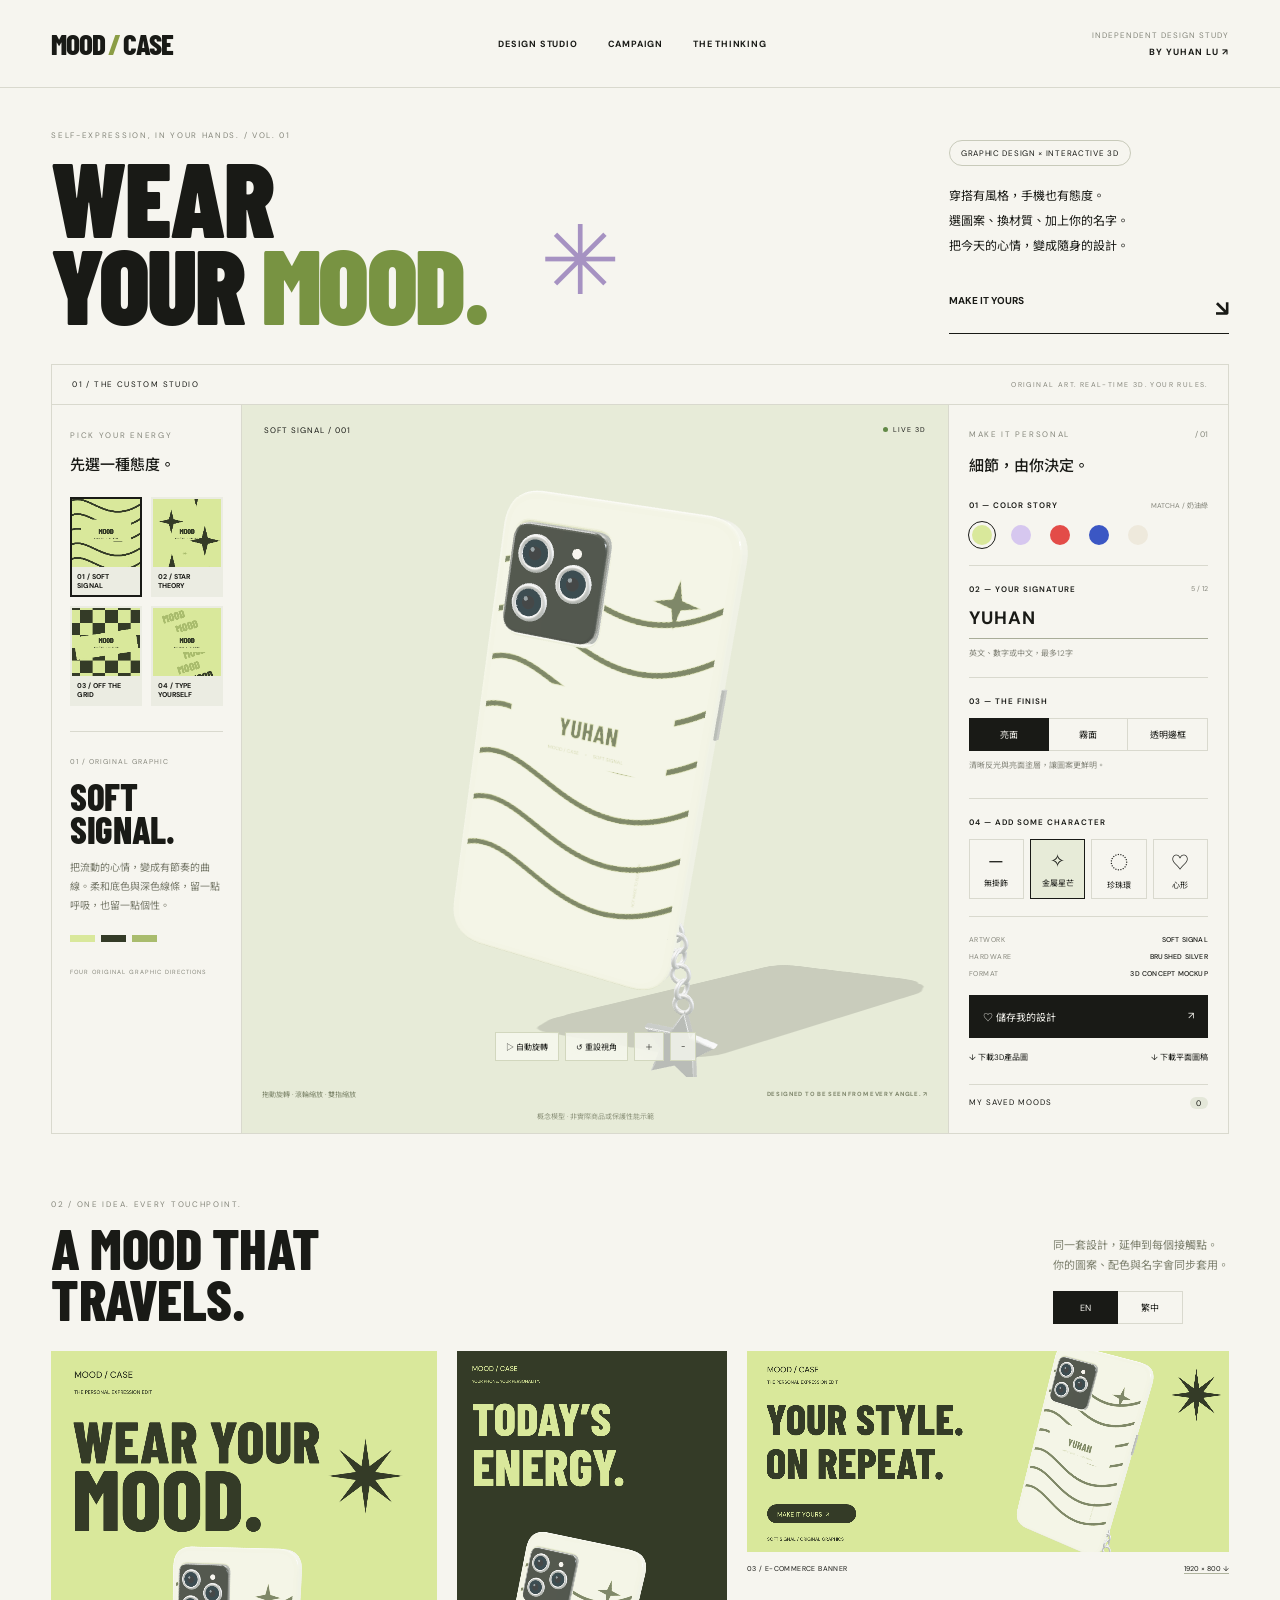
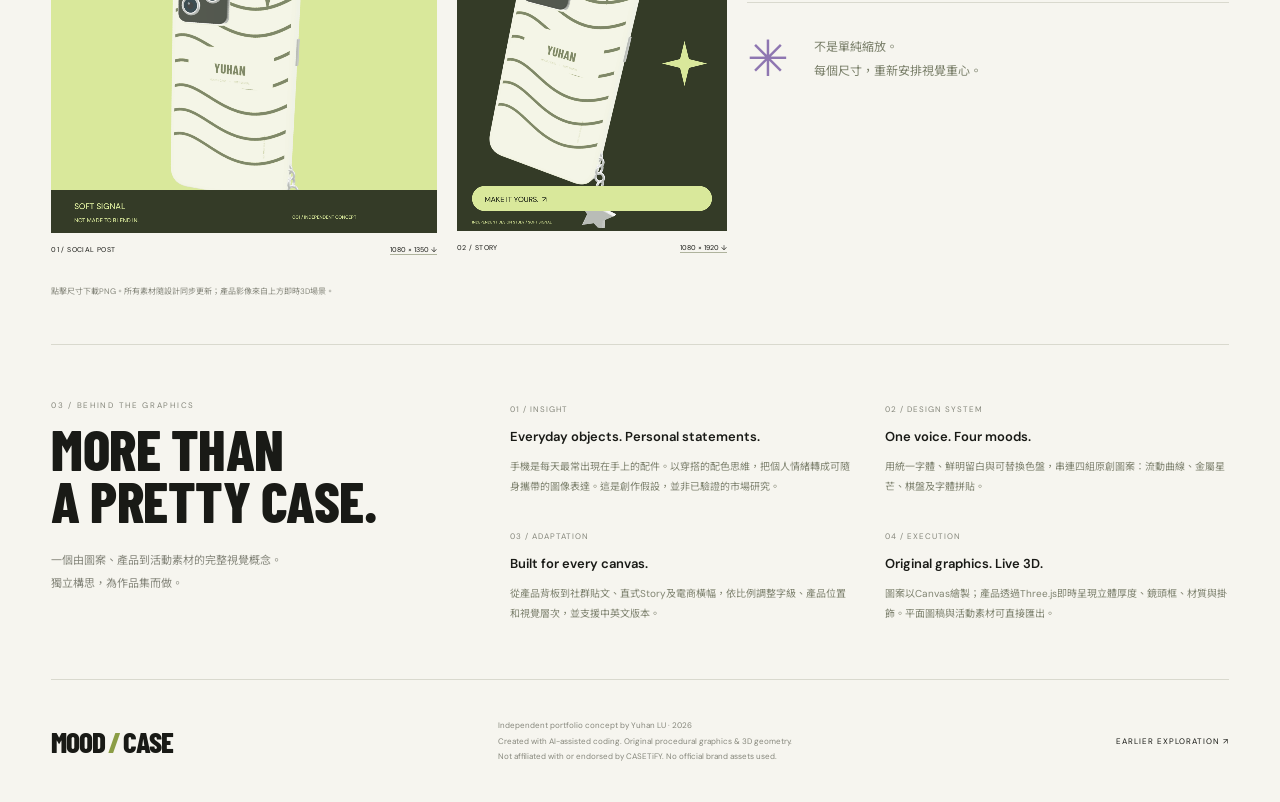
<file: index.html>
<!doctype html><html lang="zh-Hant"><head><meta charset="utf-8"><meta name="viewport" content="width=device-width,initial-scale=1"><title>MOOD / CASE — Wear your mood.</title><meta name="description" content="An independent graphic design concept by Yuhan LU. Original artwork, interactive 3D accessories and a multi-format campaign system."><link rel="stylesheet" href="case.css"></head><body>
<header><a class="wordmark" href="#">MOOD<span>/</span>CASE</a><nav><a href="#studio">DESIGN STUDIO</a><a href="#campaign">CAMPAIGN</a><a href="#process">THE THINKING</a></nav><span class="project-tag">INDEPENDENT DESIGN STUDY <b>BY YUHAN LU ↗</b></span></header>
<main><section class="hero"><div class="hero-left"><p class="eyebrow">SELF-EXPRESSION, IN YOUR HANDS. / VOL. 01</p><h1>WEAR<br>YOUR <span>MOOD.</span><i>✳</i></h1></div><div class="hero-right"><span class="mini-pill">GRAPHIC DESIGN × INTERACTIVE 3D</span><p>穿搭有風格，手機也有態度。<br>選圖案、換材質、加上你的名字。<br>把今天的心情，變成隨身的設計。</p><a href="#studio">MAKE IT YOURS <span>↘</span></a></div></section>
<section id="studio" class="studio"><div class="studio-heading"><span>01 / THE CUSTOM STUDIO</span><span>ORIGINAL ART. REAL-TIME 3D. YOUR RULES.</span></div><div class="studio-grid"><aside class="art-panel"><p class="eyebrow">PICK YOUR ENERGY</p><h2>先選一種態度。</h2><div id="artChoices" class="art-choices"></div><div class="art-description"><span id="artIndex">01 / SOFT SIGNAL</span><h3 id="artTitle">SOFT<br>SIGNAL.</h3><p id="artDesc"></p><div class="palette-dots" id="paletteDots"></div></div><span class="small-label">FOUR ORIGINAL GRAPHIC DIRECTIONS</span></aside>
<section class="viewer" id="viewer"><div class="viewer-top"><span id="collectionName">SOFT SIGNAL / 001</span><span class="live"><i></i> LIVE 3D</span></div><div id="canvasHost"><div id="loading">BUILDING YOUR MOOD<span>正在準備3D工作室…</span></div></div><div class="viewer-controls"><button id="rotateBtn" aria-pressed="true" title="開關自動旋轉">Ⅱ 暫停旋轉</button><button id="resetView" title="重設視角">↺ 重設視角</button><button id="zoomIn" aria-label="放大">＋</button><button id="zoomOut" aria-label="縮小">−</button></div><div class="viewer-bottom"><span>拖動旋轉 · 滾輪縮放 · 雙指縮放</span><b>DESIGNED TO BE SEEN FROM EVERY ANGLE. ↗</b></div><div class="material-note">概念模型 · 非實際商品或保護性能示範</div></section>
<aside class="custom-panel"><div class="panel-title"><span class="eyebrow">MAKE IT PERSONAL</span><span class="number">/ 01</span></div><h2>細節，由你決定。</h2><div class="control-section"><label>01 — COLOR STORY <span id="colorName">MATCHA / 奶油綠</span></label><div id="colors" class="colors"></div></div><div class="control-section"><label for="nameInput">02 — YOUR SIGNATURE <span id="nameCount">5 / 12</span></label><input id="nameInput" maxlength="12" value="YUHAN" placeholder="輸入你的名字" autocomplete="off"><span class="field-note">英文、數字或中文，最多12字</span></div><div class="control-section"><label>03 — THE FINISH</label><div id="finishes" class="segmented"></div><p id="finishNote" class="field-note"></p></div><div class="control-section"><label>04 — ADD SOME CHARACTER</label><div id="charms" class="charm-options"></div></div><div class="studio-spec"><div><span>ARTWORK</span><b id="artSpec">SOFT SIGNAL</b></div><div><span>HARDWARE</span><b>BRUSHED SILVER</b></div><div><span>FORMAT</span><b>3D CONCEPT MOCKUP</b></div></div><button class="button-dark" id="saveDesign">♡ 儲存我的設計 <span>↗</span></button><div class="download-row"><button id="downloadRender">↓ 下載3D產品圖</button><button id="downloadArt">↓ 下載平面圖稿</button></div><button class="saved-toggle" id="showSaved">MY SAVED MOODS <span id="savedCount">0</span></button></aside></div></section>
<section id="savedArea" class="saved-area" hidden><div class="section-heading"><h2>YOUR MOOD ARCHIVE.</h2><button id="closeSaved">關閉 ×</button></div><div id="savedCards" class="saved-cards"></div></section>
<section id="campaign" class="campaign"><div class="section-heading"><div><p class="eyebrow">02 / ONE IDEA. EVERY TOUCHPOINT.</p><h2>A MOOD THAT<br>TRAVELS.</h2></div><div class="section-note"><p>同一套設計，延伸到每個接觸點。<br>你的圖案、配色與名字會同步套用。</p><div id="languages" class="segmented"><button data-lang="en" class="active">EN</button><button data-lang="zh">繁中</button></div></div></div><div class="campaign-grid"><article class="campaign-card"><canvas id="poster" width="1080" height="1350" aria-label="社群貼文設計預覽"></canvas><div class="asset-label"><span>01 / SOCIAL POST</span><button data-export="poster">1080 × 1350 ↓</button></div></article><article class="campaign-card"><canvas id="story" width="1080" height="1920" aria-label="直式Story設計預覽"></canvas><div class="asset-label"><span>02 / STORY</span><button data-export="story">1080 × 1920 ↓</button></div></article><article class="campaign-card banner-card"><canvas id="banner" width="1920" height="800" aria-label="電商Banner設計預覽"></canvas><div class="asset-label"><span>03 / E-COMMERCE BANNER</span><button data-export="banner">1920 × 800 ↓</button></div><div class="campaign-caption"><span class="asterisk">✳</span><p>不是單純縮放。<br>每個尺寸，重新安排視覺重心。</p></div></article></div><p class="campaign-footnote">點擊尺寸下載PNG。所有素材隨設計同步更新；產品影像來自上方即時3D場景。</p></section>
<section id="process" class="process"><div class="process-intro"><p class="eyebrow">03 / BEHIND THE GRAPHICS</p><h2>MORE THAN<br>A PRETTY CASE.</h2><p>一個由圖案、產品到活動素材的完整視覺概念。<br>獨立構思，為作品集而做。</p></div><div class="process-steps"><article><span>01 / INSIGHT</span><h3>Everyday objects. Personal statements.</h3><p>手機是每天最常出現在手上的配件。以穿搭的配色思維，把個人情緒轉成可隨身攜帶的圖像表達。這是創作假設，並非已驗證的市場研究。</p></article><article><span>02 / DESIGN SYSTEM</span><h3>One voice. Four moods.</h3><p>用統一字體、鮮明留白與可替換色盤，串連四組原創圖案：流動曲線、金屬星芒、棋盤及字體拼貼。</p></article><article><span>03 / ADAPTATION</span><h3>Built for every canvas.</h3><p>從產品背板到社群貼文、直式Story及電商橫幅，依比例調整字級、產品位置和視覺層次，並支援中英文版本。</p></article><article><span>04 / EXECUTION</span><h3>Original graphics. Live 3D.</h3><p>圖案以Canvas繪製；產品透過Three.js即時呈現立體厚度、鏡頭框、材質與掛飾。平面圖稿與活動素材可直接匯出。</p></article></div></section>
<footer><a href="#" class="wordmark">MOOD<span>/</span>CASE</a><p>Independent portfolio concept by Yuhan LU · 2026<br>Created with AI-assisted coding. Original procedural graphics & 3D geometry.<br>Not affiliated with or endorsed by CASETiFY. No official brand assets used.</p><a href="archive/muse.html">EARLIER EXPLORATION ↗</a></footer></main><div id="toast" role="status"></div><script type="module" src="case.js"></script></body></html>
</file>
<file: case.css>
@import url('https://fonts.googleapis.com/css2?family=Barlow+Condensed:wght@600;700;800;900&family=DM+Sans:wght@400;500;600;700&family=Noto+Sans+TC:wght@400;500;600&display=swap');
:root{--paper:#f6f5ef;--ink:#191a16;--line:#d9d9ce;--accent:#d8ed80;--muted:#86877c}*{box-sizing:border-box}html{scroll-behavior:smooth;scroll-padding-top:30px}body{margin:0;background:var(--paper);color:var(--ink);font:12px 'DM Sans','Noto Sans TC',sans-serif}button,input{font:inherit;color:inherit}button,a{touch-action:manipulation}button{cursor:pointer}a{color:inherit}button:focus-visible,a:focus-visible,input:focus-visible{outline:2px solid #7451cc;outline-offset:4px}header{height:88px;display:flex;justify-content:space-between;align-items:center;padding:0 4%;border-bottom:1px solid var(--line);gap:24px}.wordmark{font:800 29px 'Barlow Condensed',Impact,sans-serif;letter-spacing:-1px;text-decoration:none;white-space:nowrap}.wordmark>span{color:#8b9d45;padding:0 3px}.wordmark .registered{font:10px sans-serif;vertical-align:top;color:var(--ink)}nav{display:flex;gap:30px}nav a{font-size:9px;font-weight:700;letter-spacing:.8px;text-decoration:none}.project-tag{text-align:right;font-size:8px;letter-spacing:1px;color:var(--muted)}.project-tag b{display:block;margin-top:6px;color:var(--ink);font-size:9px}main{max-width:1680px;margin:auto;padding:0 4%}.hero{display:flex;justify-content:space-between;align-items:center;padding:36px 0 30px}.eyebrow{font-size:8px;letter-spacing:1.7px;color:var(--muted);margin:0 0 13px}h1{font:900 clamp(72px,8.2vw,130px)/.83 'Barlow Condensed',Impact,sans-serif;letter-spacing:-2.5px;margin:0;position:relative}h1>span{color:#789342}h1 i{font:normal 96px sans-serif;position:absolute;right:-130px;bottom:10px;color:#a692c2}.hero-right{width:280px;margin-top:20px}.mini-pill{border:1px solid #c8caba;padding:7px 11px;border-radius:20px;font-size:8px;letter-spacing:.7px}.hero-right p{font-size:12px;line-height:2.1;margin:24px 0}.hero-right a{display:flex;justify-content:space-between;border-bottom:1px solid var(--ink);padding:10px 0;text-decoration:none;font-size:10px;font-weight:700}.hero-right a>span{font-size:22px}.studio{border:1px solid var(--line)}.studio-heading{height:40px;display:flex;align-items:center;justify-content:space-between;padding:0 20px;border-bottom:1px solid var(--line);font-size:8px;letter-spacing:1.4px}.studio-heading>span:last-child{color:var(--muted);font-size:7px}.studio-grid{display:grid;grid-template-columns:190px minmax(350px,1fr) 280px;min-height:625px}.art-panel{padding:25px 18px;border-right:1px solid var(--line)}h2{font-size:15px;font-weight:500;margin:0 0 22px}.art-choices{display:grid;grid-template-columns:1fr 1fr;gap:9px}.art-choice{padding:0;border:2px solid transparent;background:#ebece2;text-align:left}.art-choice.active{border-color:var(--ink)}.art-choice canvas{width:100%;display:block;aspect-ratio:1;object-fit:cover}.art-choice span{display:block;font-size:7px;font-weight:700;padding:5px}.art-description{margin:25px 0 20px;padding-top:20px;border-top:1px solid var(--line)}.art-description>span{font-size:7px;letter-spacing:1px;color:var(--muted)}.art-description h3{font:800 37px/.9 'Barlow Condensed',Impact,sans-serif;letter-spacing:-.4px;margin:12px 0}.art-description p{font-size:10px;color:#77796a;line-height:1.9}.palette-dots{display:flex;margin-top:20px;gap:6px}.palette-dots i{display:block;width:25px;height:7px}.small-label{font-size:6px;letter-spacing:1px;color:var(--muted)}.viewer{position:relative;background:#e7ebd8;display:flex;flex-direction:column;overflow:hidden;min-height:625px}.viewer-top{position:absolute;top:20px;left:22px;right:22px;display:flex;justify-content:space-between;font-size:8px;letter-spacing:1px;z-index:2;pointer-events:none}.live{display:flex;align-items:center;gap:5px;font-size:7px}.live i{display:block;width:5px;height:5px;background:#628947;border-radius:50%}#canvasHost{flex:1;width:100%;min-height:550px;position:relative;cursor:grab;touch-action:none}#canvasHost:active{cursor:grabbing}#canvasHost canvas{display:block;width:100%;height:100%;position:absolute;inset:0}#loading{position:absolute;inset:40% 10% auto;text-align:center;font:700 20px 'Barlow Condensed';letter-spacing:1px}#loading span{display:block;font:10px 'Noto Sans TC',sans-serif;letter-spacing:0;margin-top:15px;color:var(--muted)}.viewer-controls{display:flex;justify-content:center;gap:6px;position:absolute;bottom:72px;left:10px;right:10px}.viewer-controls button{background:#f8f9f0c9;border:1px solid #d2d7be;padding:8px 10px;font-size:8px;backdrop-filter:blur(12px)}.viewer-bottom{display:flex;align-items:center;justify-content:space-between;padding:12px 20px;font-size:7px;color:#7e866b;gap:12px}.viewer-bottom b{font-size:6px;letter-spacing:.7px}.material-note{text-align:center;font-size:7px;color:#90967e;padding:0 0 12px}.custom-panel{padding:24px 20px;border-left:1px solid var(--line)}.panel-title{display:flex;justify-content:space-between}.number{font-size:8px;color:var(--muted)}.custom-panel h2{margin:2px 0 24px}.control-section{border-bottom:1px solid var(--line);padding-bottom:17px;margin-bottom:18px}.control-section>label{font-size:8px;letter-spacing:1px;display:flex;justify-content:space-between;margin-bottom:12px;font-weight:600}.control-section>label>span{font-size:7px;letter-spacing:0;color:var(--muted);font-weight:400}.colors{display:flex;gap:13px}.color{border:3px solid var(--paper);outline:1px solid transparent;width:26px;height:26px;border-radius:50%}.color.active{outline-color:var(--ink)}#nameInput{border:0;border-bottom:1px solid #a9ad99;background:none;width:100%;font-weight:700;font-size:18px;padding:0 0 8px;letter-spacing:1px;border-radius:0}.field-note{font-size:8px;color:var(--muted);display:block;margin-top:8px;line-height:1.7}.segmented{display:flex;gap:0}.segmented button{flex:1;border:1px solid var(--line);padding:9px 8px;background:none;font-size:9px}.segmented button+button{border-left:0}.segmented button.active{background:var(--ink);color:var(--paper);border-color:var(--ink)}.charm-options{display:flex;gap:6px}.charm-options button{flex:1;background:none;border:1px solid var(--line);padding:8px 2px;font-size:8px}.charm-options button.active{border-color:var(--ink);background:#e7ebd8}.charm-options b{display:block;font-size:18px;font-weight:400;margin-bottom:4px}.studio-spec{font-size:7px;margin-top:4px;margin-bottom:17px}.studio-spec div{display:flex;justify-content:space-between;margin:8px 0;gap:5px}.studio-spec span{color:var(--muted);letter-spacing:.5px}.studio-spec b{font-weight:500;letter-spacing:.2px}.button-dark{background:var(--ink);border:1px solid var(--ink);color:var(--paper);padding:13px;width:100%;text-align:left;font-size:10px}.button-dark>span{float:right}.download-row{display:flex;justify-content:space-between;margin-top:11px;gap:8px}.download-row button{border:0;background:none;padding:2px 0;font-size:8px}.saved-toggle{margin-top:20px;border:0;border-top:1px solid var(--line);padding:12px 0 0;background:none;width:100%;font-size:8px;letter-spacing:1px;text-align:left}.saved-toggle span{float:right;background:#e4e7d9;padding:1px 6px;border-radius:12px}.section-heading{display:flex;justify-content:space-between;align-items:flex-end;margin-bottom:27px;gap:30px}.section-heading h2,.process h2{font:800 57px/.9 'Barlow Condensed',Impact,sans-serif;letter-spacing:-.5px;margin:0}.campaign{padding:65px 0 40px;border-bottom:1px solid var(--line)}.section-note{max-width:260px}.section-note p{font-size:11px;line-height:1.9;color:#7d806e;margin:0 0 15px}.section-note .segmented{width:130px}.campaign-grid{display:grid;grid-template-columns:1fr .7fr 1.25fr;gap:20px;align-items:start}.campaign-card canvas{width:100%;height:auto;display:block;background:#e7ebd8}.asset-label{display:flex;justify-content:space-between;margin-top:12px;font-size:7px;gap:7px;letter-spacing:.4px}.asset-label button{padding:0;border:0;background:none;font-size:7px;border-bottom:1px solid #afb39d}.campaign-caption{display:flex;align-items:center;gap:25px;border-top:1px solid var(--line);margin-top:28px;padding-top:20px}.campaign-caption .asterisk{font-size:50px;color:#8e76b1}.campaign-caption p{font-size:12px;line-height:2;color:#7b806b}.campaign-footnote{font-size:8px;color:var(--muted);margin-top:30px}.process{display:grid;grid-template-columns:1fr 1.8fr;gap:60px;padding:55px 0;border-bottom:1px solid var(--line)}.process-intro>p:last-child{font-size:11px;color:var(--muted);line-height:2.1;margin-top:23px}.process-steps{display:grid;grid-template-columns:1fr 1fr;gap:30px}.process-steps article>span{font-size:8px;letter-spacing:1px;color:var(--muted)}.process-steps h3{font-size:13px;font-weight:600;margin:12px 0}.process-steps p{font-size:10px;color:#808471;line-height:2;margin:0}footer{display:flex;align-items:center;justify-content:space-between;gap:30px;padding:30px 0}footer p{font-size:8px;color:var(--muted);line-height:1.9}footer>a:last-child{font-size:8px;text-decoration:none;letter-spacing:1px}.saved-area{padding:30px 0;border-bottom:1px solid var(--line)}.saved-area .section-heading h2{font-size:35px}.saved-area .section-heading button{border:0;background:none;font-size:10px}.saved-cards{display:grid;grid-template-columns:repeat(5,1fr);gap:15px}.saved-card img{display:block;width:100%;background:#e7ebd8}.saved-card h3{font-size:10px}.saved-card button{background:none;border:1px solid var(--line);padding:6px 9px;font-size:8px;margin-right:4px}.empty{color:var(--muted);font-size:12px;grid-column:1/-1;padding:35px 0}#toast{position:fixed;left:50%;bottom:25px;transform:translate(-50%,15px);background:var(--ink);color:white;padding:13px 23px;opacity:0;pointer-events:none;z-index:10;font-size:11px;transition:.2s;max-width:90vw}#toast.show{opacity:1;transform:translate(-50%,0)}[hidden]{display:none!important}@media(min-width:1450px){.studio-grid{grid-template-columns:225px minmax(400px,1fr) 315px}.viewer{min-height:690px}.art-panel,.custom-panel{padding:28px}.art-description h3{font-size:45px}.art-choices{gap:12px}#canvasHost{min-height:620px}}@media(max-width:1050px){.studio-grid{grid-template-columns:155px minmax(300px,1fr) 250px}.art-panel{padding:20px 12px}.custom-panel{padding:20px 14px}.hero-right{width:245px}nav{gap:17px}.viewer-bottom b{display:none}.studio-heading>span:last-child{font-size:6px}.art-description h3{font-size:32px}}@media(max-width:780px){header{height:76px;padding:0 5%}.wordmark{font-size:26px}nav{gap:14px}nav a{font-size:7px}nav a:last-child,.project-tag{display:none}main{padding:0 5%}.hero{padding:28px 0;gap:15px;align-items:flex-end}h1{font-size:76px;letter-spacing:-1.5px}h1 i{font-size:45px;right:-50px;bottom:45px}.hero-left>.eyebrow{font-size:6px;letter-spacing:1px;max-width:175px;line-height:1.8}.hero-right{width:145px}.mini-pill{font-size:6px;line-height:1.8;display:block;border-radius:0;padding:6px}.hero-right p{font-size:9px;line-height:2;margin:14px 0}.hero-right a{font-size:8px}.studio-heading{padding:0 12px;font-size:7px}.studio-heading>span:last-child{display:none}.studio-grid{grid-template-columns:1fr}.viewer{grid-row:1;min-height:540px}#canvasHost{min-height:480px}.viewer-top{font-size:7px}.viewer-controls{bottom:62px}.art-panel{grid-row:2;border-right:0;border-top:1px solid var(--line);padding:22px}.art-panel h2{font-size:14px;margin-bottom:15px}.art-choices{grid-template-columns:repeat(4,1fr);gap:9px}.art-description{display:grid;grid-template-columns:1fr 1fr;margin:18px 0 0;padding-top:15px;gap:0 20px}.art-description>span{grid-column:1}.art-description h3{grid-column:1;font-size:30px;margin:8px 0}.art-description p{grid-column:2;grid-row:1/4;font-size:10px;margin:0}.palette-dots{margin:5px 0 12px}.small-label{display:none}.custom-panel{padding:25px 22px;border-top:1px solid var(--line);border-left:0}.custom-panel h2{margin-bottom:22px}.control-section{margin-bottom:20px}.control-section>label{font-size:9px}.colors{gap:17px}.color{width:30px;height:30px}.segmented button{font-size:11px}.charm-options button{font-size:10px}.studio-spec{font-size:8px}.button-dark{padding:15px;font-size:12px}.download-row button{font-size:10px}.saved-toggle{font-size:10px}.campaign{padding-top:40px}.section-heading h2,.process h2{font-size:44px}.section-note{max-width:150px}.section-note p{font-size:9px}.campaign-grid{grid-template-columns:1.15fr .85fr;gap:15px}.banner-card{grid-column:1/-1}.campaign-caption{display:none}.asset-label{font-size:6px;letter-spacing:0}.asset-label button{font-size:6px}.process{grid-template-columns:1fr;gap:25px;padding:35px 0}.process-steps{gap:25px 20px}.process-steps h3{font-size:12px}.process-steps p{font-size:9px}.saved-cards{grid-template-columns:1fr 1fr}footer{flex-wrap:wrap;gap:20px}footer p{font-size:7px;max-width:230px}footer>a:last-child{font-size:7px}.hero-right a span{font-size:17px}}@media(prefers-reduced-motion:reduce){html{scroll-behavior:auto}*{transition:none!important}}
</file>
